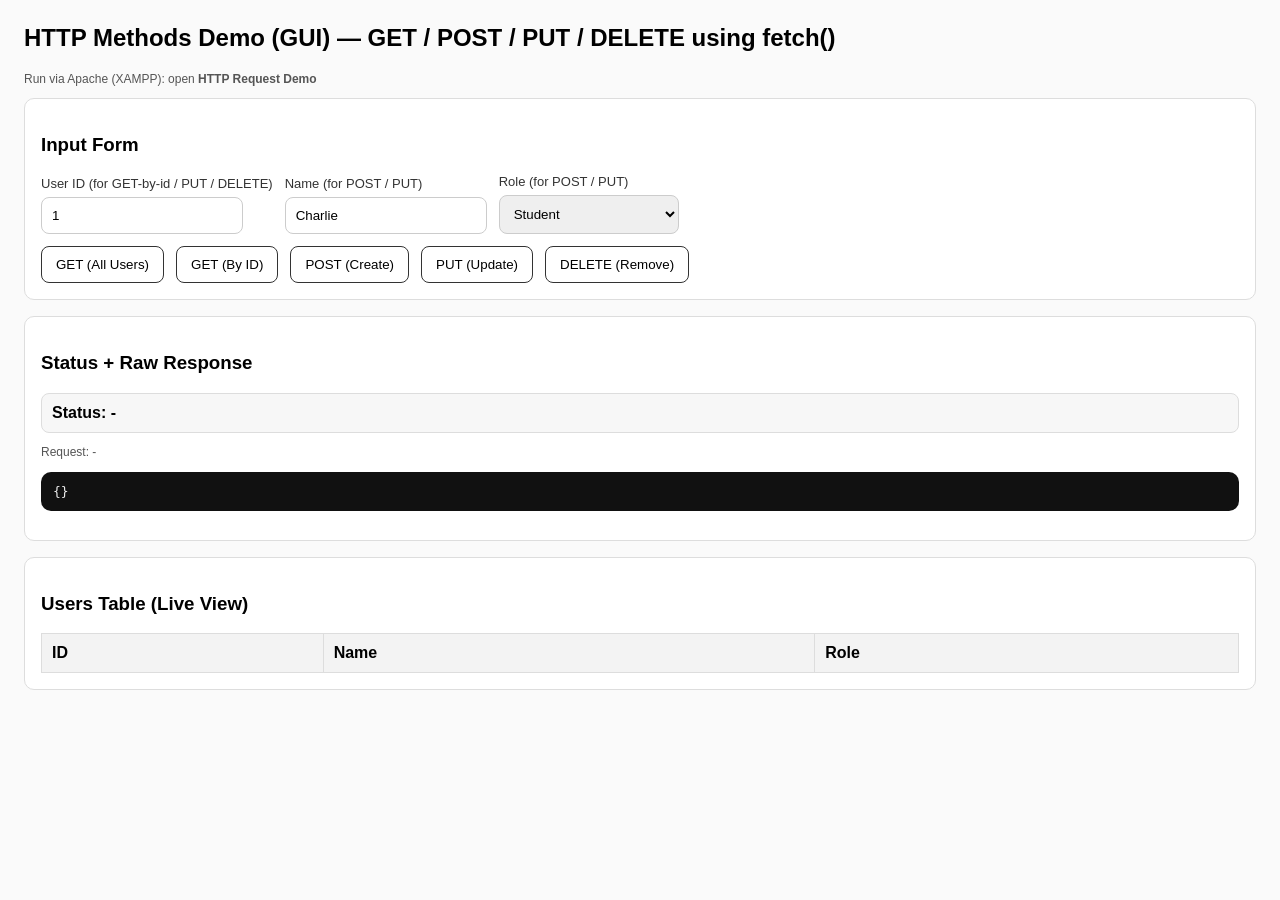
<file: http_demo/index.html>
<!DOCTYPE html>
<html lang="en">
<head>
  <meta charset="UTF-8" />
  <meta name="viewport" content="width=device-width, initial-scale=1.0"/>
  <title>HTTP Methods GUI Demo (Fetch + PHP)</title>
  <style>
    body { font-family: Arial, sans-serif; margin: 24px; background: #fafafa; }
    .card { background: #fff; border: 1px solid #ddd; border-radius: 10px; padding: 16px; margin-bottom: 16px; }
    .row { display: flex; gap: 12px; flex-wrap: wrap; align-items: end; }
    label { font-size: 13px; color: #333; display: block; margin-bottom: 6px; }
    input, select { padding: 10px; border: 1px solid #ccc; border-radius: 8px; min-width: 180px; }
    button { padding: 10px 14px; border: 1px solid #333; background: #fff; border-radius: 8px; cursor: pointer; }
    button:hover { background: #f0f0f0; }
    .status { font-weight: bold; padding: 10px; border-radius: 8px; border: 1px solid #ddd; background: #f7f7f7; }
    table { width: 100%; border-collapse: collapse; margin-top: 10px; }
    th, td { border: 1px solid #ddd; padding: 10px; text-align: left; }
    th { background: #f3f3f3; }
    pre { background: #111; color: #eee; padding: 12px; border-radius: 10px; overflow: auto; }
    .small { font-size: 12px; color: #555; }
  </style>
</head>
<body>

<h2>HTTP Methods Demo (GUI) — GET / POST / PUT / DELETE using fetch()</h2>
<p class="small">
  Run via Apache (XAMPP): open <b> HTTP Request Demo</b>
</p>

<div class="card">
  <h3>Input Form</h3>
  <div class="row">
    <div>
      <label>User ID (for GET-by-id / PUT / DELETE)</label>
      <input id="id" type="number" value="1" min="1"/>
    </div>

    <div>
      <label>Name (for POST / PUT)</label>
      <input id="name" type="text" value="Charlie"/>
    </div>

    <div>
      <label>Role (for POST / PUT)</label>
      <select id="role">
        <option>Student</option>
        <option>TA</option>
        <option>Admin</option>
        <option>Analyst</option>
      </select>
    </div>
  </div>

  <div class="row" style="margin-top: 12px;">
    <button onclick="getAll()">GET (All Users)</button>
    <button onclick="getById()">GET (By ID)</button>
    <button onclick="postUser()">POST (Create)</button>
    <button onclick="putUser()">PUT (Update)</button>
    <button onclick="deleteUser()">DELETE (Remove)</button>
    <!-- <button onclick="refreshUsers()">Refresh Table</button>-->
  </div>
</div>

<div class="card">
  <h3>Status + Raw Response</h3>
  <div id="status" class="status">Status: -</div>
  <p class="small" id="requestInfo">Request: -</p>
  <pre id="output">{}</pre>
</div>

<div class="card">
  <h3>Users Table (Live View)</h3>
  <table>
    <thead>
      <tr><th>ID</th><th>Name</th><th>Role</th></tr>
    </thead>
    <tbody id="usersBody"></tbody>
  </table>
</div>

<script>
  const statusBox = document.getElementById("status");
  const output    = document.getElementById("output");
  const usersBody = document.getElementById("usersBody");
  const requestInfo = document.getElementById("requestInfo");

  function getId()   { return document.getElementById("id").value; }
  function getName() { return document.getElementById("name").value; }
  function getRole() { return document.getElementById("role").value; }

  function setUI(res, method, url, dataObj) {
    statusBox.textContent = `Status: ${res.status} ${res.statusText}`;
    requestInfo.textContent = `Request: ${method} ${url}` + (dataObj ? ` | Body: ${JSON.stringify(dataObj)}` : "");
  }

  function showJson(obj) {
    output.textContent = JSON.stringify(obj, null, 2);
  }

  async function callApi(method, url, bodyObj=null) {
    const opts = { method, headers: { "Content-Type": "application/json" } };
    if (bodyObj && method !== "GET" && method !== "DELETE") {
      opts.body = JSON.stringify(bodyObj);
    }

    const res = await fetch(url, opts);
    setUI(res, method, url, bodyObj);

    const data = await res.json();
    showJson(data);

    if (method === "POST" || method === "PUT" || method === "DELETE") {
      await refreshUsers();
    }
    return data;
  }

  function getAll() {
    callApi("GET", "api.php");
  }

  function getById() {
    callApi("GET", "api.php?id=" + encodeURIComponent(getId()));
  }

  function postUser() {
    const payload = { name: getName(), role: getRole() };
    callApi("POST", "api.php", payload);
  }

  function putUser() {
    const payload = { name: getName(), role: getRole() };
    callApi("PUT", "api.php?id=" + encodeURIComponent(getId()), payload);
  }

  function deleteUser() {
    callApi("DELETE", "api.php?id=" + encodeURIComponent(getId()));
  }

  async function refreshUsers() {
    const res = await fetch("api.php", { method: "GET" });
    const data = await res.json();

    usersBody.innerHTML = "";
    const users = data.users || [];

    for (const u of users) {
      const tr = document.createElement("tr");
      tr.innerHTML = `<td>${u.id}</td><td>${u.name}</td><td>${u.role}</td>`;
      usersBody.appendChild(tr);
    }
  }

  refreshUsers();
</script>

</body>
</html>
</file>
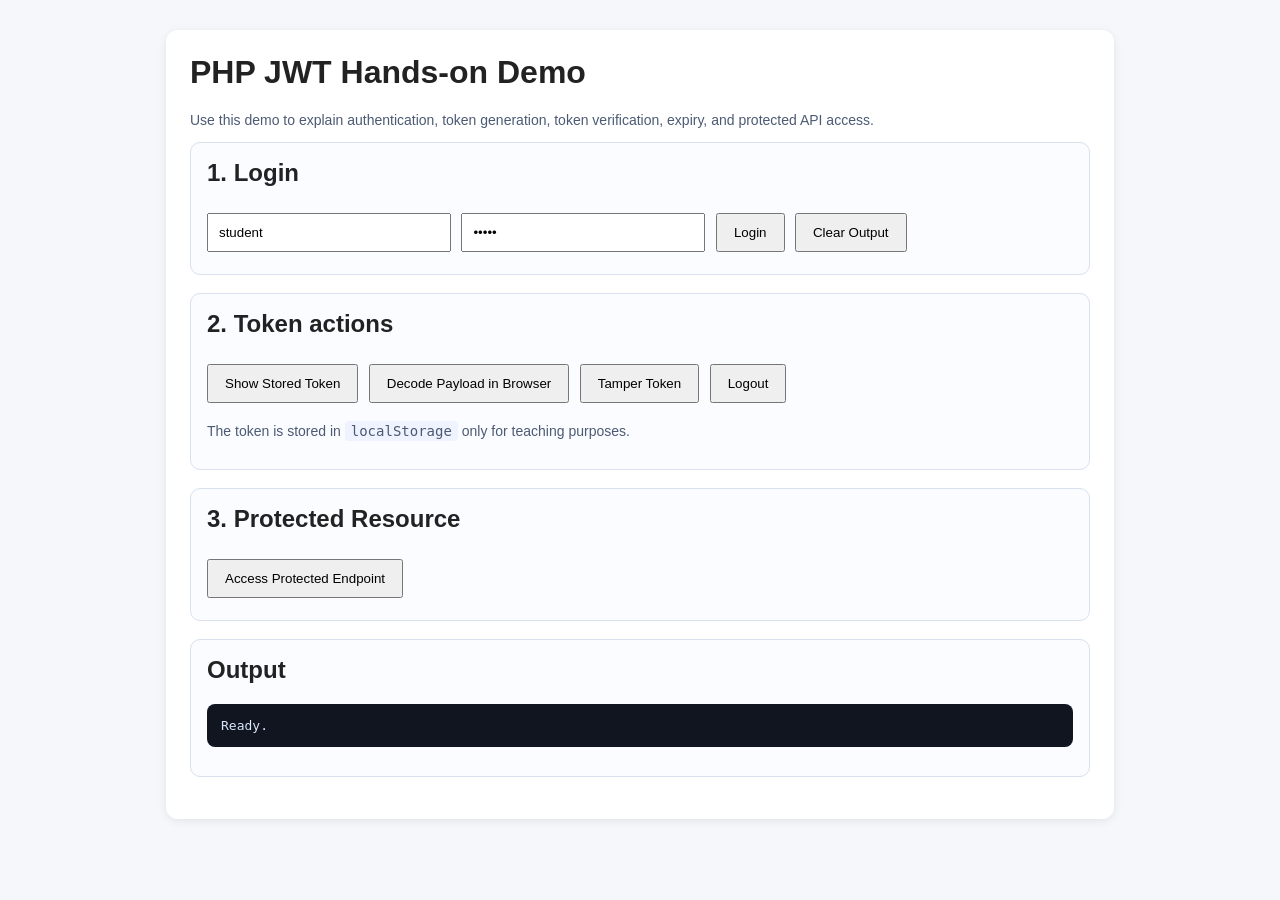
<file: jwt_demo_zip_ready/index.html>
<!DOCTYPE html>
<html lang="en">
<head>
    <meta charset="UTF-8">
    <meta name="viewport" content="width=device-width, initial-scale=1.0">
    <title>PHP JWT Hands-on Demo</title>
    <style>
        body {
            font-family: Arial, sans-serif;
            margin: 30px;
            background: #f5f7fb;
            color: #222;
        }
        .container {
            max-width: 900px;
            margin: auto;
            background: white;
            padding: 24px;
            border-radius: 12px;
            box-shadow: 0 2px 10px rgba(0,0,0,0.08);
        }
        h1, h2 {
            margin-top: 0;
        }
        .card {
            border: 1px solid #d9e1ee;
            padding: 16px;
            border-radius: 10px;
            margin-bottom: 18px;
            background: #fafcff;
        }
        input {
            padding: 10px;
            margin: 6px 6px 6px 0;
            width: 220px;
        }
        button {
            padding: 10px 16px;
            margin: 6px 6px 6px 0;
            cursor: pointer;
        }
        pre {
            background: #10151f;
            color: #dbe7ff;
            padding: 14px;
            border-radius: 8px;
            overflow-x: auto;
            white-space: pre-wrap;
            word-break: break-word;
        }
        .small {
            color: #4c5a73;
            font-size: 14px;
        }
        code {
            background: #eef3ff;
            padding: 2px 6px;
            border-radius: 4px;
        }
    </style>
</head>
<body>
<div class="container">
    <h1>PHP JWT Hands-on Demo</h1>
    <p class="small">
        Use this demo to explain authentication, token generation, token verification, expiry, and protected API access.
    </p>

    <div class="card">
        <h2>1. Login</h2>
        <input type="text" id="username" value="student" placeholder="Username">
        <input type="password" id="password" value="12345" placeholder="Password">
        <button onclick="login()">Login</button>
        <button onclick="clearOutput()">Clear Output</button>
    </div>

    <div class="card">
        <h2>2. Token actions</h2>
        <button onclick="showStoredToken()">Show Stored Token</button>
        <button onclick="decodePayload()">Decode Payload in Browser</button>
        <button onclick="tamperToken()">Tamper Token</button>
        <button onclick="logout()">Logout</button>
        <p class="small">
            The token is stored in <code>localStorage</code> only for teaching purposes.
        </p>
    </div>

    <div class="card">
        <h2>3. Protected Resource</h2>
        <button onclick="getProtectedData()">Access Protected Endpoint</button>
    </div>

    <div class="card">
        <h2>Output</h2>
        <pre id="output">Ready.</pre>
    </div>
</div>

<script>
function showOutput(data) {
    if (typeof data === "string") {
        document.getElementById("output").textContent = data;
    } else {
        document.getElementById("output").textContent = JSON.stringify(data, null, 2);
    }
}

function clearOutput() {
    showOutput("Ready.");
}

async function login() {
    const username = document.getElementById("username").value;
    const password = document.getElementById("password").value;

    const response = await fetch("api/login.php", {
        method: "POST",
        headers: {
            "Content-Type": "application/json"
        },
        body: JSON.stringify({ username, password })
    });

    const data = await response.json();
    if (data.token) {
        localStorage.setItem("jwt_token", data.token);
    }
    showOutput(data);
}

async function getProtectedData() {
    const token = localStorage.getItem("jwt_token");

    const response = await fetch("api/protected.php", {
        method: "GET",
        headers: {
            "Authorization": "Bearer " + (token || "")
        }
    });

    const data = await response.json();
    showOutput(data);
}

async function logout() {
    localStorage.removeItem("jwt_token");
    const response = await fetch("api/logout.php");
    const data = await response.json();
    showOutput(data);
}

function showStoredToken() {
    const token = localStorage.getItem("jwt_token");
    showOutput(token ? { token } : { message: "No token stored" });
}

function base64UrlDecode(str) {
    str = str.replace(/-/g, '+').replace(/_/g, '/');
    while (str.length % 4) {
        str += '=';
    }
    return atob(str);
}

function decodePayload() {
    const token = localStorage.getItem("jwt_token");
    if (!token) {
        showOutput({ message: "No token stored" });
        return;
    }

    const parts = token.split('.');
    if (parts.length !== 3) {
        showOutput({ message: "Invalid token format" });
        return;
    }

    try {
        const header = JSON.parse(base64UrlDecode(parts[0]));
        const payload = JSON.parse(base64UrlDecode(parts[1]));
        showOutput({ header, payload });
    } catch (e) {
        showOutput({ message: "Could not decode token", error: e.message });
    }
}

function tamperToken() {
    const token = localStorage.getItem("jwt_token");
    if (!token) {
        showOutput({ message: "No token stored" });
        return;
    }

    const parts = token.split('.');
    if (parts.length !== 3) {
        showOutput({ message: "Invalid token format" });
        return;
    }

    let payload = JSON.parse(base64UrlDecode(parts[1]));
    payload.role = "admin";
    const newPayload = btoa(JSON.stringify(payload)).replace(/\+/g, '-').replace(/\//g, '_').replace(/=+$/g, '');
    const tampered = parts[0] + "." + newPayload + "." + parts[2];

    localStorage.setItem("jwt_token", tampered);
    showOutput({
        message: "Token payload was tampered in the browser. Signature was not recomputed. Access should now fail.",
        tampered_token: tampered
    });
}
</script>
</body>
</html>
</file>
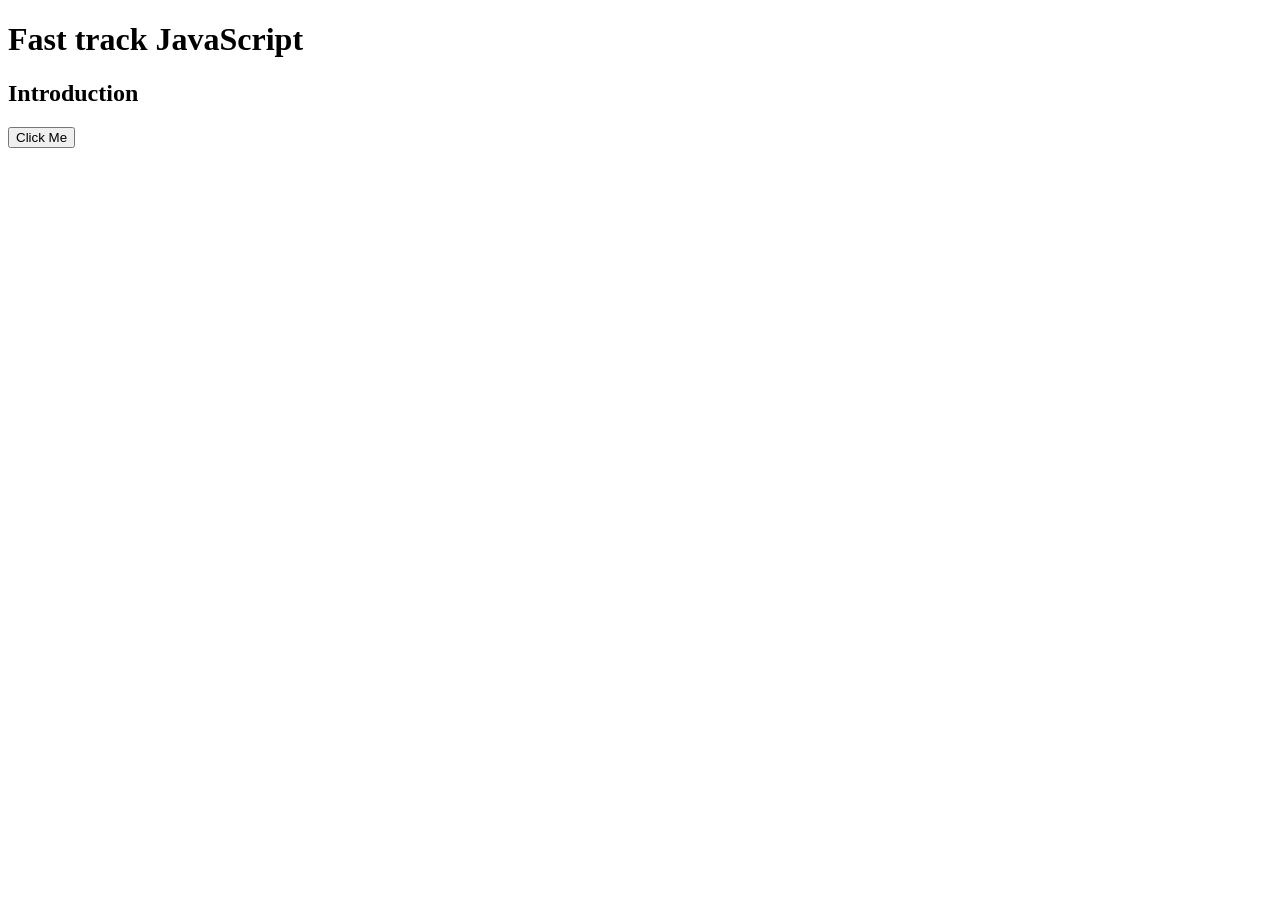
<file: FASTTRACK_BASICS/3_html-js/index.html>
<!DOCTYPE html>
<html lang="en">

<head>
	<title>Introduction to JavaScript</title>
</head>

<body>
	<h1>Fast track JavaScript</h1>
	<h2>Introduction</h2>
	<button onclick="alert('Welcome to JavaScript!');">Click Me</button>
	<script src="./helloworld.js"></script>
	<script src="./introduction.js"></script>
	<script src="./variable.js"></script>
	<script src="./main.js"></script>

</body>

</html>
</file>
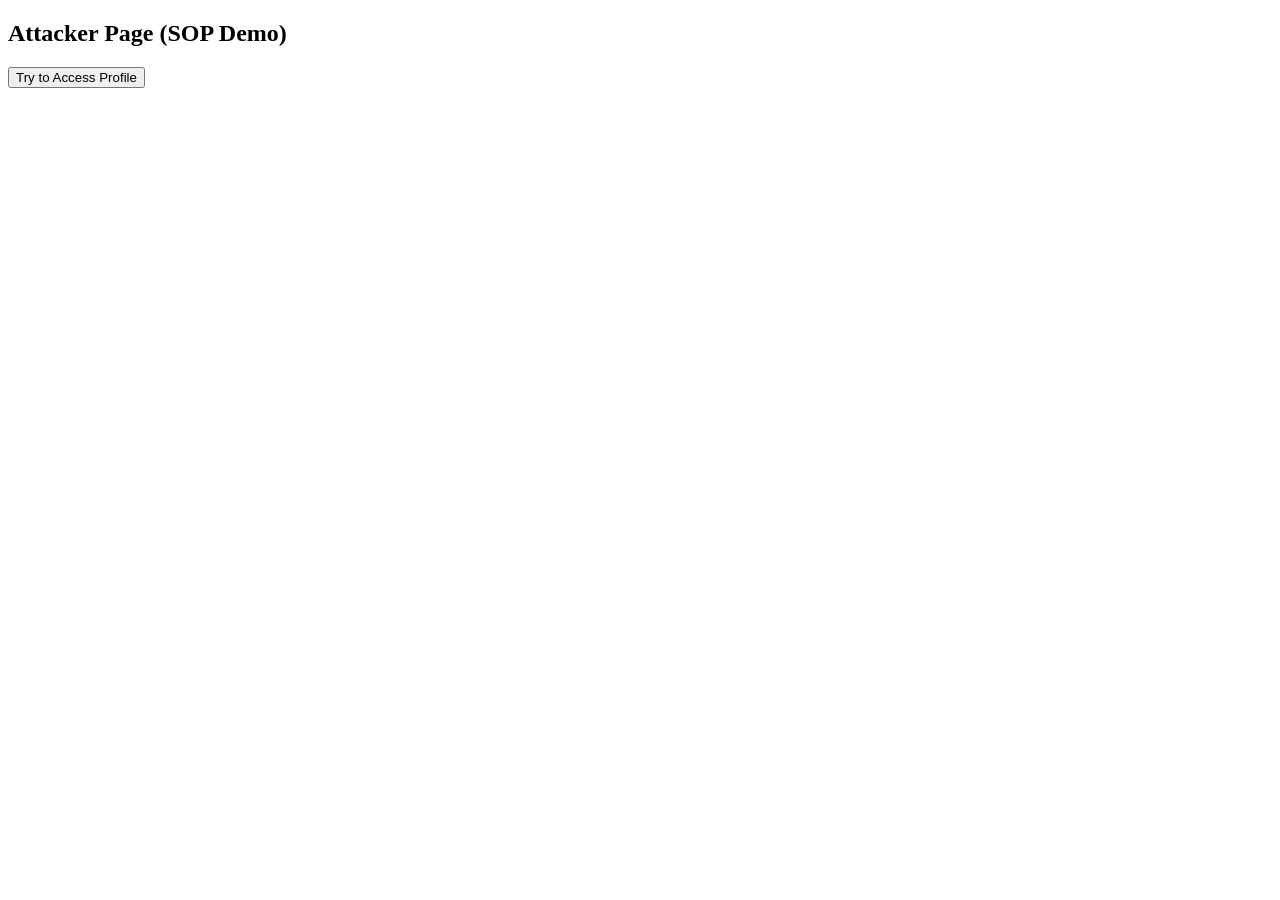
<file: sop_login_demo/attacker/index.html>
<!DOCTYPE html>
<html>
<body>
<h2>Attacker Page (SOP Demo)</h2>
<button onclick="stealData()">Try to Access Profile</button>
<pre id="output"></pre>
<script>
function stealData() {
    fetch("http://localhost:9000/profile.php", {
        credentials: "include"
    })
    .then(res => res.json())
    .then(data => {
        document.getElementById("output").innerText =
            "Data:\n" + JSON.stringify(data, null, 2);
    })
    .catch(err => {
        document.getElementById("output").innerText =
            "Blocked by SOP:\n" + err;
        console.log(err);
    });
}
</script>
</body>
</html>
</file>
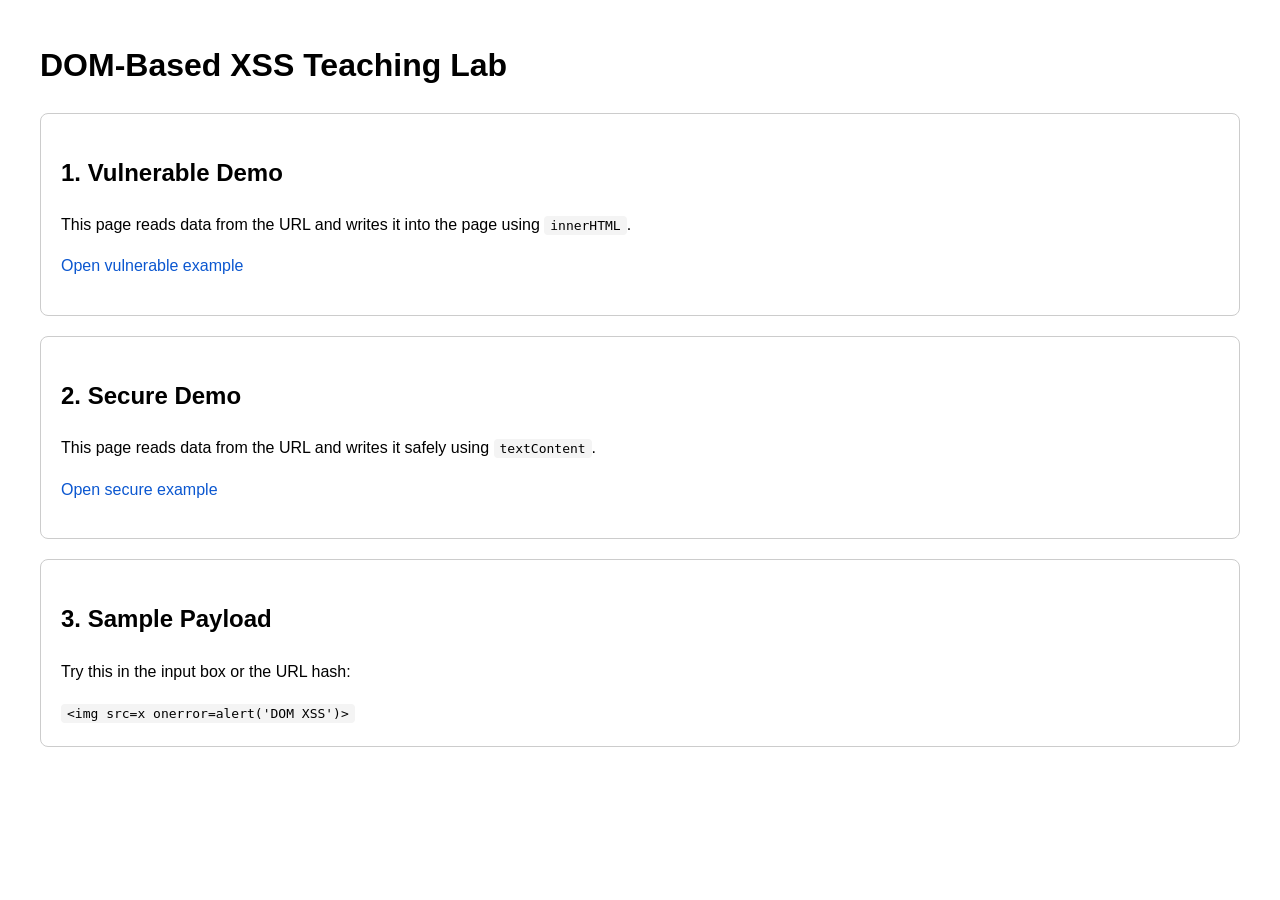
<file: wss_xss/dom_xss_lab/dom_xss_lab/index.html>
<!DOCTYPE html>
<html lang="en">
<head>
  <meta charset="UTF-8">
  <meta name="viewport" content="width=device-width, initial-scale=1.0">
  <title>DOM-Based XSS Lab</title>
  <style>
    body { font-family: Arial, sans-serif; margin: 40px; line-height: 1.6; }
    .card { border: 1px solid #ccc; padding: 20px; margin-bottom: 20px; border-radius: 8px; }
    a { text-decoration: none; color: #0b57d0; }
    code { background: #f4f4f4; padding: 2px 6px; border-radius: 4px; }
  </style>
</head>
<body>
  <h1>DOM-Based XSS Teaching Lab</h1>

  <div class="card">
    <h2>1. Vulnerable Demo</h2>
    <p>This page reads data from the URL and writes it into the page using <code>innerHTML</code>.</p>
    <p><a href="vulnerable.html">Open vulnerable example</a></p>
  </div>

  <div class="card">
    <h2>2. Secure Demo</h2>
    <p>This page reads data from the URL and writes it safely using <code>textContent</code>.</p>
    <p><a href="secure.html">Open secure example</a></p>
  </div>

  <div class="card">
    <h2>3. Sample Payload</h2>
    <p>Try this in the input box or the URL hash:</p>
    <code>&lt;img src=x onerror=alert('DOM XSS')&gt;</code>
  </div>
</body>
</html>
</file>
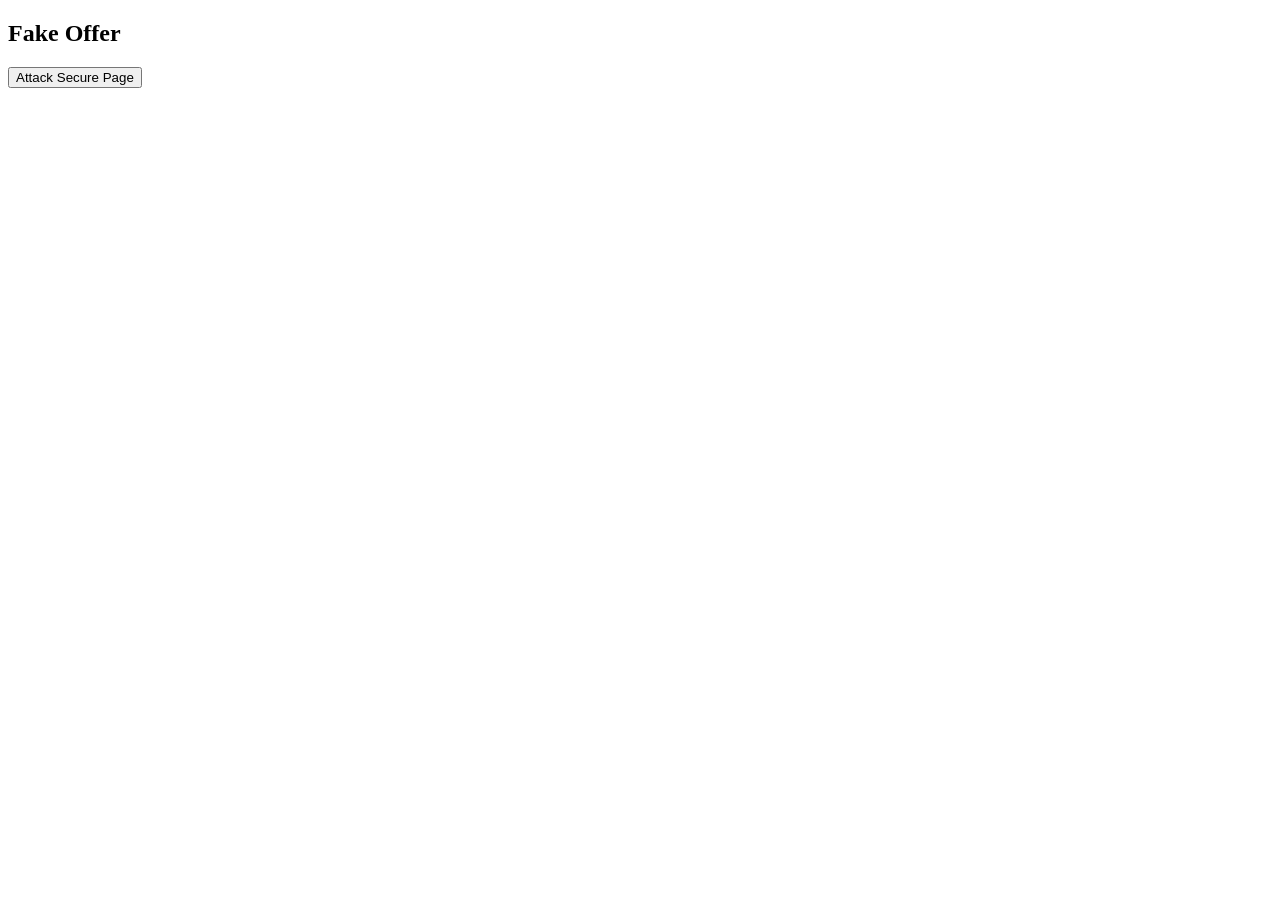
<file: csrf_lab_full/attacker_secure.html>
<!DOCTYPE html>
<html>
<body>
<h2>Fake Offer</h2>
<form method="POST" action="http://localhost/csrf_bank_full/transfer_secure.php">
    <input type="hidden" name="to" value="attacker_account">
    <input type="hidden" name="amount" value="5000">
    <button>Attack Secure Page</button>
</form>
</body>
</html>
</file>
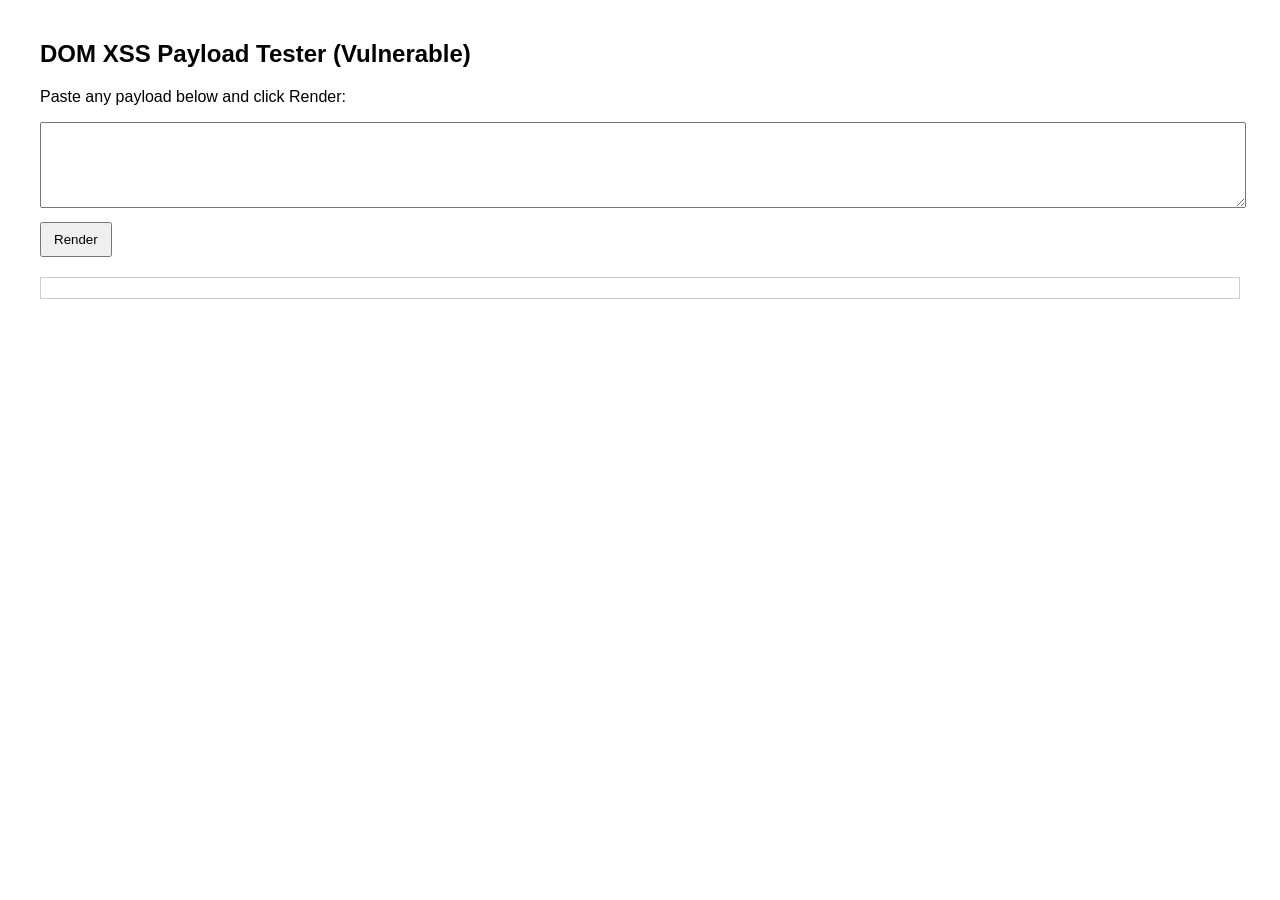
<file: wss_xss/dom_xss_payloads_lab/payloads.html>
<!DOCTYPE html>
<html>
<head>
    <title>DOM XSS Payload Demonstration</title>
    <style>
        body { font-family: Arial; margin: 40px; }
        textarea { width: 100%; height: 80px; }
        button { padding: 8px 12px; margin-top: 10px; }
        .output { margin-top: 20px; padding: 10px; border: 1px solid #ccc; }
        code { background: #f4f4f4; padding: 2px 5px; }
    </style>
</head>
<body>

<h2>DOM XSS Payload Tester (Vulnerable)</h2>

<p>Paste any payload below and click Render:</p>

<textarea id="payload"></textarea><br>
<button onclick="render()">Render</button>

<div class="output" id="output"></div>

<script>
function render() {
    var value = document.getElementById("payload").value;
    document.getElementById("output").innerHTML = value; // Vulnerable sink
}
</script>

</body>
</html>
</file>
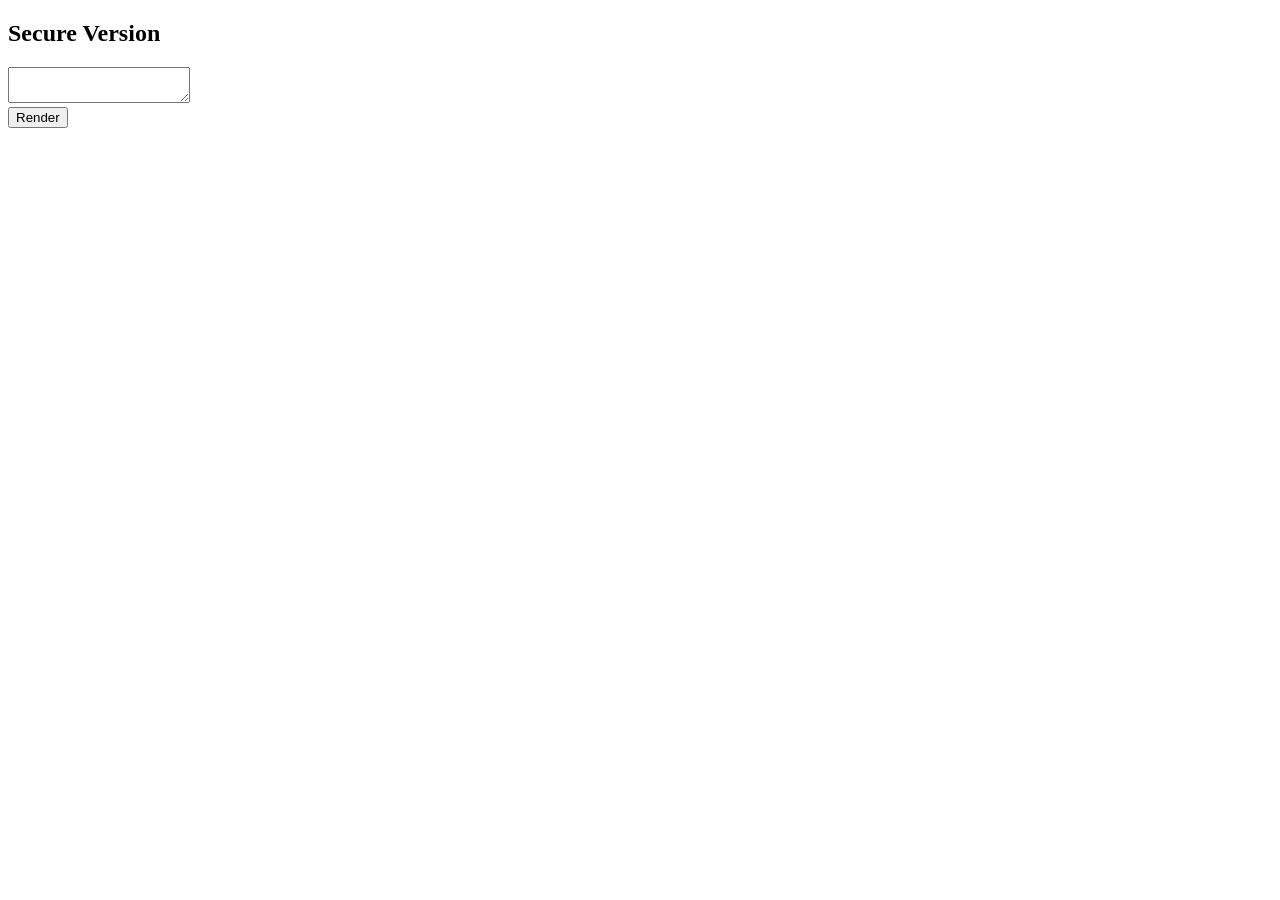
<file: wss_xss/dom_xss_payloads_lab/secure.html>
<!DOCTYPE html>
<html>
<head>
    <title>Secure DOM XSS Demo</title>
</head>
<body>

<h2>Secure Version</h2>

<textarea id="payload"></textarea><br>
<button onclick="render()">Render</button>

<div id="output"></div>

<script>
function render() {
    var value = document.getElementById("payload").value;
    document.getElementById("output").textContent = value; // Safe
}
</script>

</body>
</html>
</file>
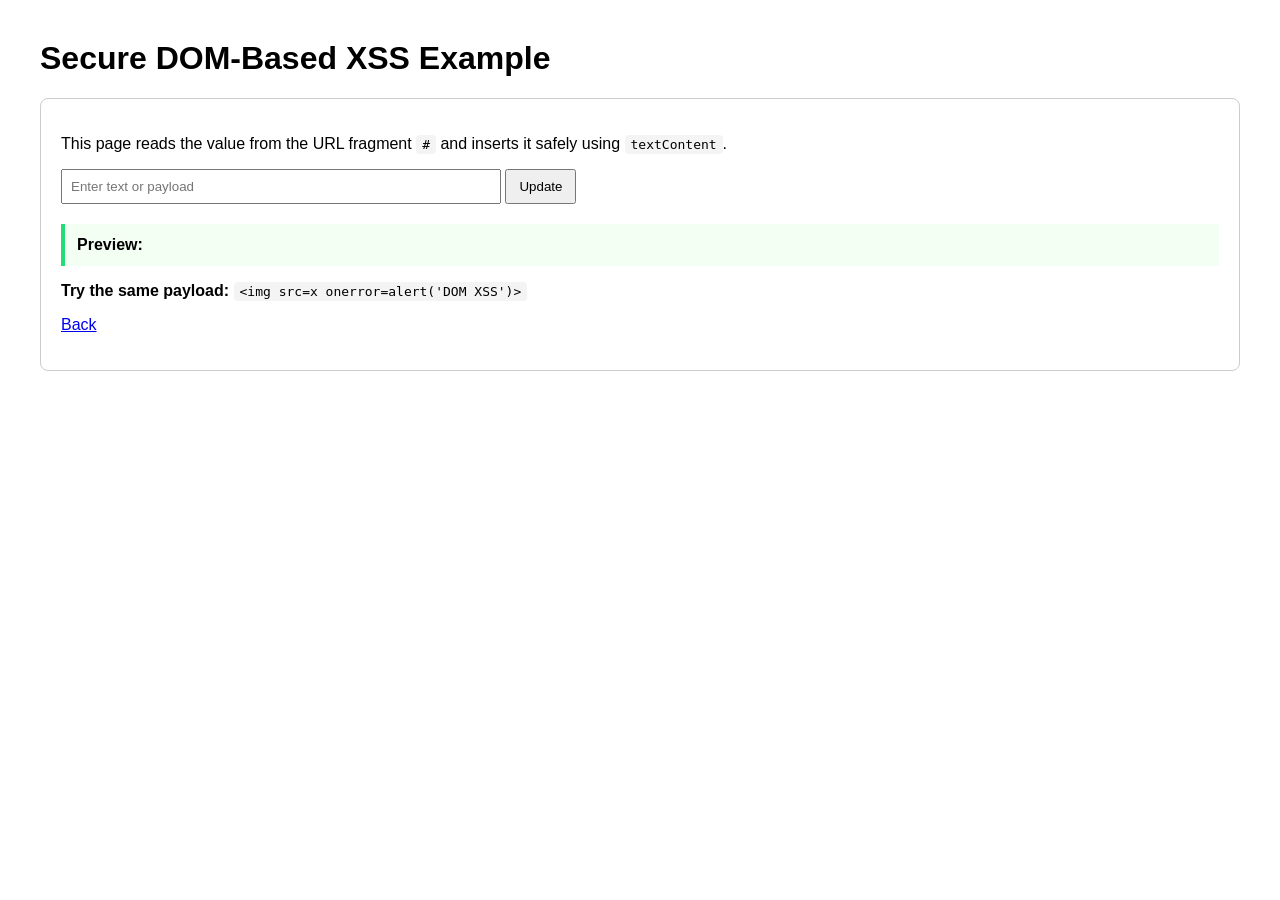
<file: wss_xss/dom_xss_lab/dom_xss_lab/secure.html>
<!DOCTYPE html>
<html lang="en">
<head>
  <meta charset="UTF-8">
  <meta name="viewport" content="width=device-width, initial-scale=1.0">
  <title>Secure DOM XSS Demo</title>
  <style>
    body { font-family: Arial, sans-serif; margin: 40px; }
    .box { border: 1px solid #ccc; padding: 20px; border-radius: 8px; }
    input[type=text] { width: 420px; padding: 8px; }
    button { padding: 8px 12px; }
    .result { margin-top: 20px; padding: 12px; background: #f4fff4; border-left: 4px solid #2d7; }
    code { background: #f4f4f4; padding: 2px 6px; border-radius: 4px; }
  </style>
</head>
<body>
  <h1>Secure DOM-Based XSS Example</h1>

  <div class="box">
    <p>This page reads the value from the URL fragment <code>#</code> and inserts it safely using <code>textContent</code>.</p>

    <input type="text" id="userInput" placeholder="Enter text or payload">
    <button onclick="updateHash()">Update</button>

    <div class="result">
      <strong>Preview:</strong>
      <span id="output"></span>
    </div>

    <p><strong>Try the same payload:</strong> <code>&lt;img src=x onerror=alert('DOM XSS')&gt;</code></p>
    <p><a href="index.html">Back</a></p>
  </div>

  <script>
    function renderFromHash() {
      const value = decodeURIComponent(location.hash.substring(1));
      document.getElementById("userInput").value = value;
      document.getElementById("output").textContent = value; // Safe line
    }

    function updateHash() {
      const value = document.getElementById("userInput").value;
      location.hash = encodeURIComponent(value);
    }

    window.addEventListener("hashchange", renderFromHash);
    window.addEventListener("load", renderFromHash);
  </script>
</body>
</html>
</file>
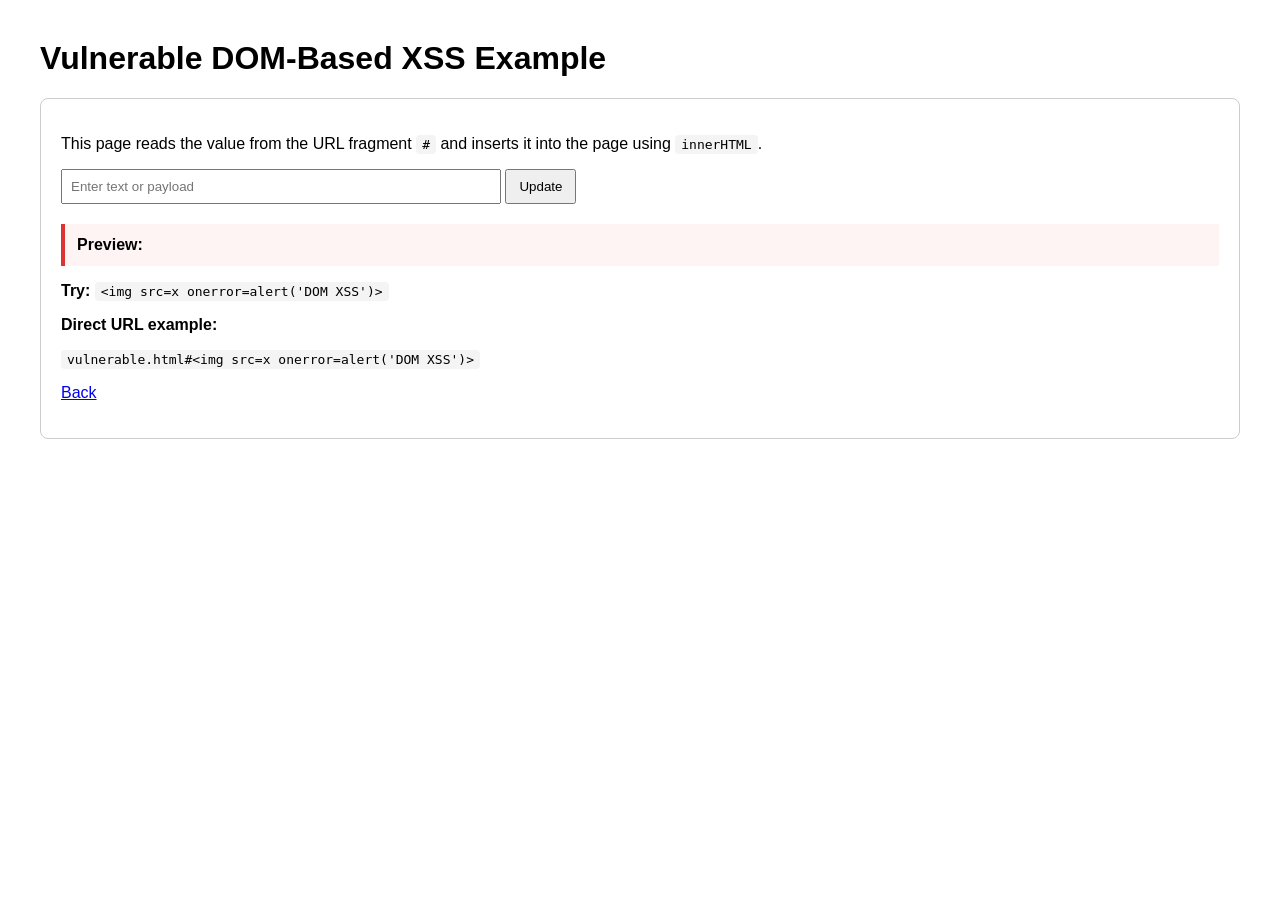
<file: wss_xss/dom_xss_lab/dom_xss_lab/vulnerable.html>
<!DOCTYPE html>
<html lang="en">
<head>
  <meta charset="UTF-8">
  <meta name="viewport" content="width=device-width, initial-scale=1.0">
  <title>Vulnerable DOM XSS Demo</title>
  <style>
    body { font-family: Arial, sans-serif; margin: 40px; }
    .box { border: 1px solid #ccc; padding: 20px; border-radius: 8px; }
    input[type=text] { width: 420px; padding: 8px; }
    button { padding: 8px 12px; }
    .result { margin-top: 20px; padding: 12px; background: #fff4f4; border-left: 4px solid #d33; }
    code { background: #f4f4f4; padding: 2px 6px; border-radius: 4px; }
  </style>
</head>
<body>
  <h1>Vulnerable DOM-Based XSS Example</h1>

  <div class="box">
    <p>This page reads the value from the URL fragment <code>#</code> and inserts it into the page using <code>innerHTML</code>.</p>

    <input type="text" id="userInput" placeholder="Enter text or payload">
    <button onclick="updateHash()">Update</button>

    <div class="result">
      <strong>Preview:</strong>
      <span id="output"></span>
    </div>

    <p><strong>Try:</strong> <code>&lt;img src=x onerror=alert('DOM XSS')&gt;</code></p>
    <p><strong>Direct URL example:</strong></p>
    <code>vulnerable.html#&lt;img src=x onerror=alert('DOM XSS')&gt;</code>

    <p><a href="index.html">Back</a></p>
  </div>

  <script>
    function renderFromHash() {
      const value = decodeURIComponent(location.hash.substring(1));
      document.getElementById("userInput").value = value;
      document.getElementById("output").innerHTML = value; // Vulnerable line
    }

    function updateHash() {
      const value = document.getElementById("userInput").value;
      location.hash = encodeURIComponent(value);
    }

    window.addEventListener("hashchange", renderFromHash);
    window.addEventListener("load", renderFromHash);
  </script>
</body>
</html>
</file>
